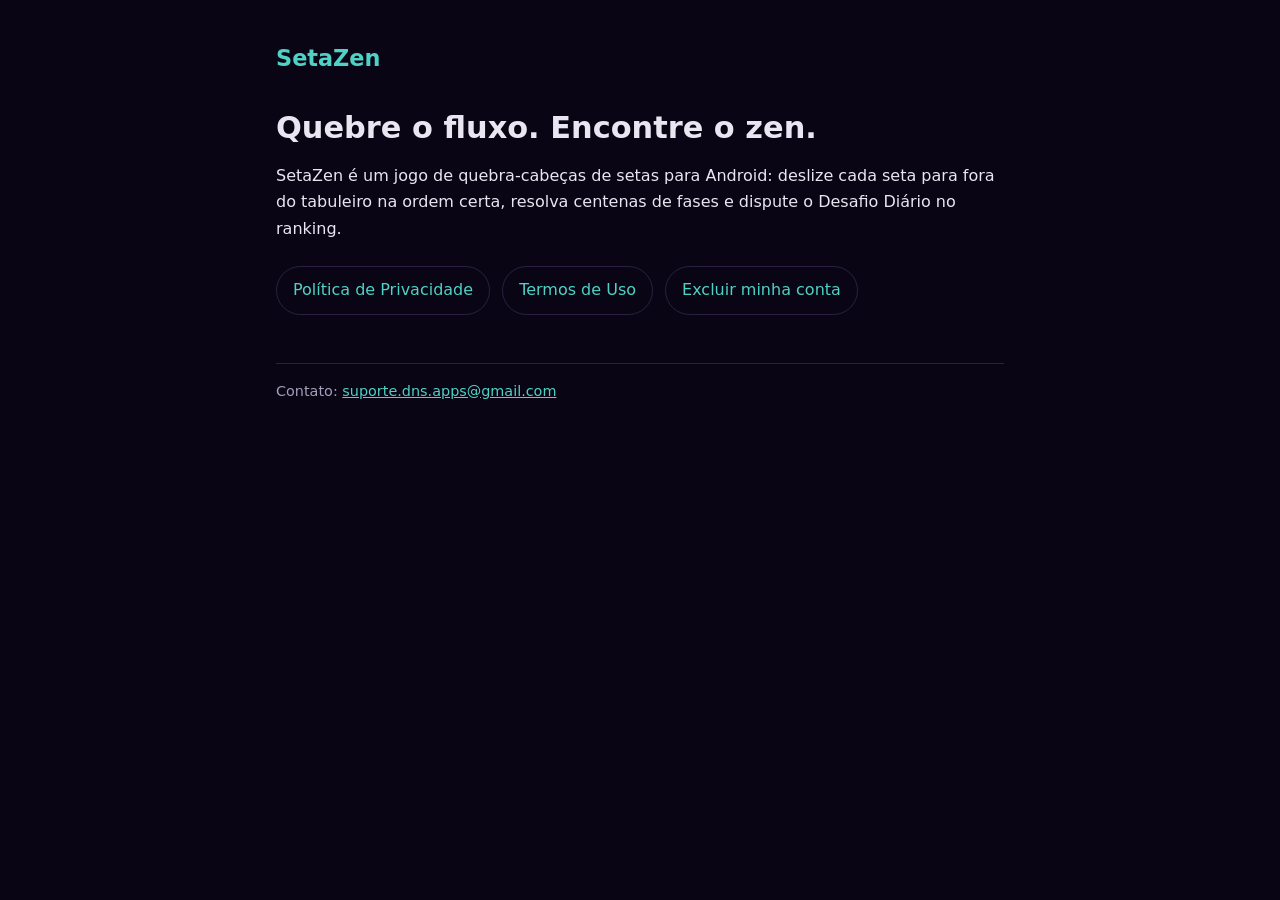
<file: index.html>
<!doctype html>
<html lang="pt-BR">
<head>
  <meta charset="utf-8">
  <meta name="viewport" content="width=device-width, initial-scale=1">
  <title>SetaZen — Quebra-cabeças de Setas</title>
  <meta name="description" content="SetaZen: quebra-cabeças de setas para relaxar e treinar a mente, com desafio diário e ranking.">
  <link rel="stylesheet" href="style.css">
</head>
<body>
<main>
  <header><a class="brand" href="./">SetaZen</a></header>

  <h1>Quebre o fluxo. Encontre o zen.</h1>
  <p>SetaZen é um jogo de quebra-cabeças de setas para Android: deslize cada seta para fora do tabuleiro na ordem certa, resolva centenas de fases e dispute o Desafio Diário no ranking.</p>

  <nav class="links">
    <a href="privacy.html">Política de Privacidade</a>
    <a href="terms.html">Termos de Uso</a>
    <a href="delete-account.html">Excluir minha conta</a>
  </nav>

  <footer>
    Contato: <a href="mailto:suporte.dns.apps@gmail.com">suporte.dns.apps@gmail.com</a>
  </footer>
</main>
</body>
</html>
</file>
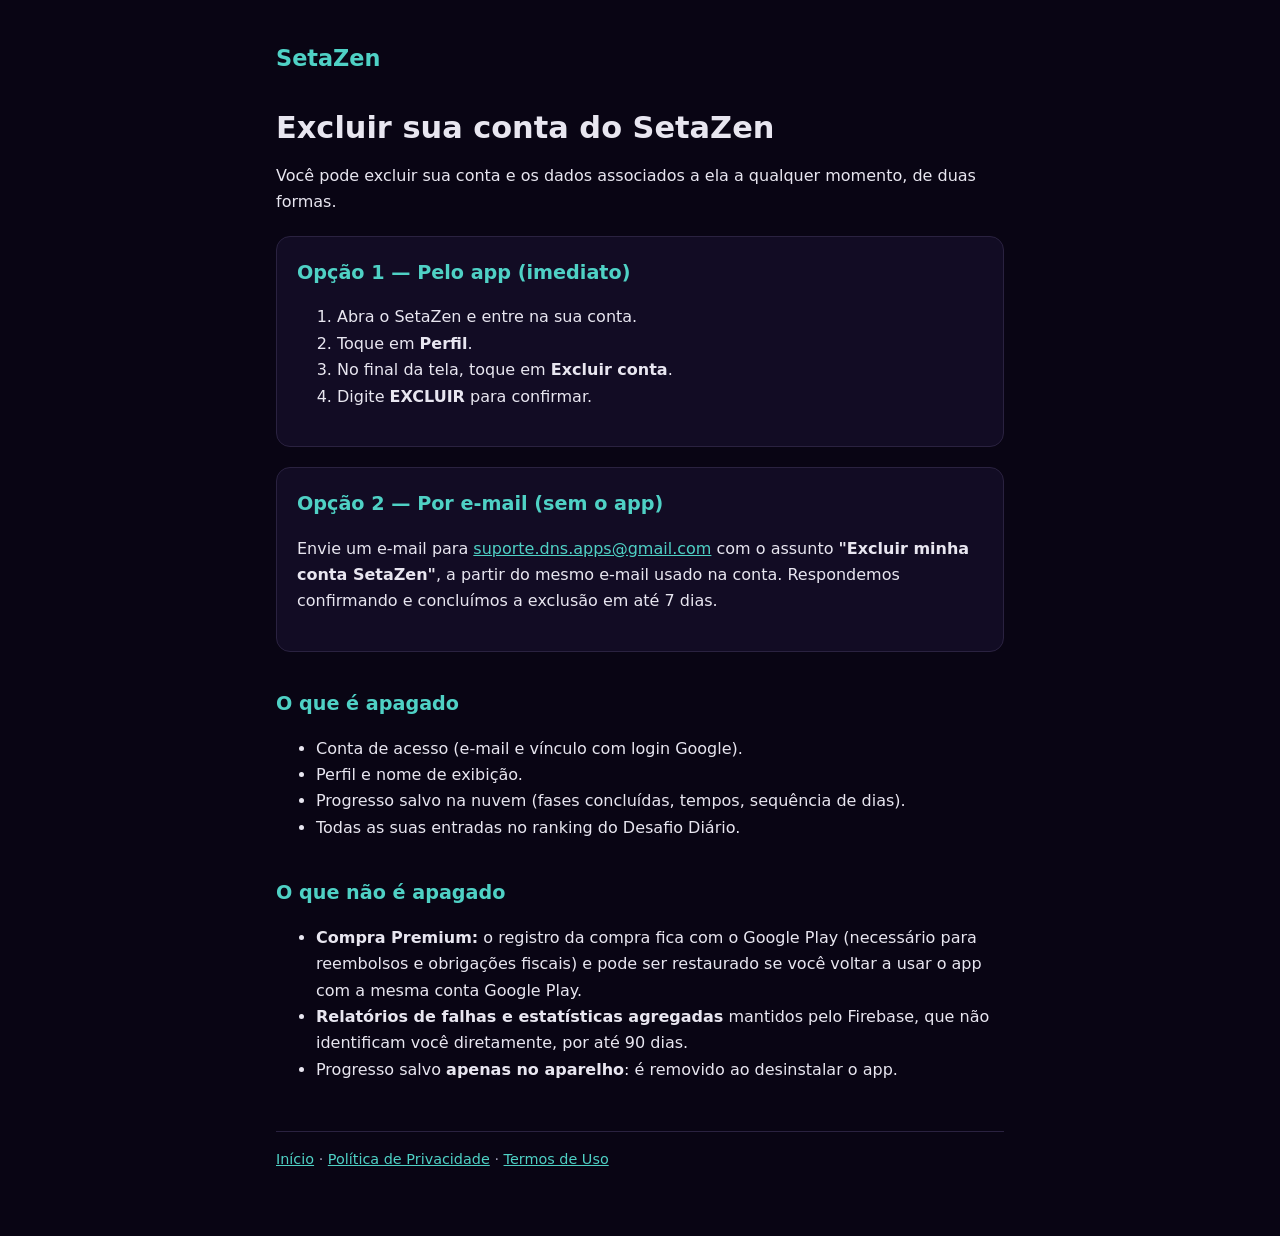
<file: delete-account.html>
<!doctype html>
<html lang="pt-BR">
<head>
  <meta charset="utf-8">
  <meta name="viewport" content="width=device-width, initial-scale=1">
  <title>Excluir conta — SetaZen</title>
  <link rel="stylesheet" href="style.css">
</head>
<body>
<main>
  <header><a class="brand" href="./">SetaZen</a></header>

  <h1>Excluir sua conta do SetaZen</h1>
  <p>Você pode excluir sua conta e os dados associados a ela a qualquer momento, de duas formas.</p>

  <div class="card">
    <h2 style="margin-top:0">Opção 1 — Pelo app (imediato)</h2>
    <ol>
      <li>Abra o SetaZen e entre na sua conta.</li>
      <li>Toque em <strong>Perfil</strong>.</li>
      <li>No final da tela, toque em <strong>Excluir conta</strong>.</li>
      <li>Digite <strong>EXCLUIR</strong> para confirmar.</li>
    </ol>
  </div>

  <div class="card">
    <h2 style="margin-top:0">Opção 2 — Por e-mail (sem o app)</h2>
    <p>Envie um e-mail para <a href="mailto:suporte.dns.apps@gmail.com?subject=Excluir%20minha%20conta%20SetaZen">suporte.dns.apps@gmail.com</a> com o assunto <strong>"Excluir minha conta SetaZen"</strong>, a partir do mesmo e-mail usado na conta. Respondemos confirmando e concluímos a exclusão em até 7 dias.</p>
  </div>

  <h2>O que é apagado</h2>
  <ul>
    <li>Conta de acesso (e-mail e vínculo com login Google).</li>
    <li>Perfil e nome de exibição.</li>
    <li>Progresso salvo na nuvem (fases concluídas, tempos, sequência de dias).</li>
    <li>Todas as suas entradas no ranking do Desafio Diário.</li>
  </ul>

  <h2>O que não é apagado</h2>
  <ul>
    <li><strong>Compra Premium:</strong> o registro da compra fica com o Google Play (necessário para reembolsos e obrigações fiscais) e pode ser restaurado se você voltar a usar o app com a mesma conta Google Play.</li>
    <li><strong>Relatórios de falhas e estatísticas agregadas</strong> mantidos pelo Firebase, que não identificam você diretamente, por até 90 dias.</li>
    <li>Progresso salvo <strong>apenas no aparelho</strong>: é removido ao desinstalar o app.</li>
  </ul>

  <footer>
    <a href="./">Início</a> · <a href="privacy.html">Política de Privacidade</a> · <a href="terms.html">Termos de Uso</a>
  </footer>
</main>
</body>
</html>
</file>
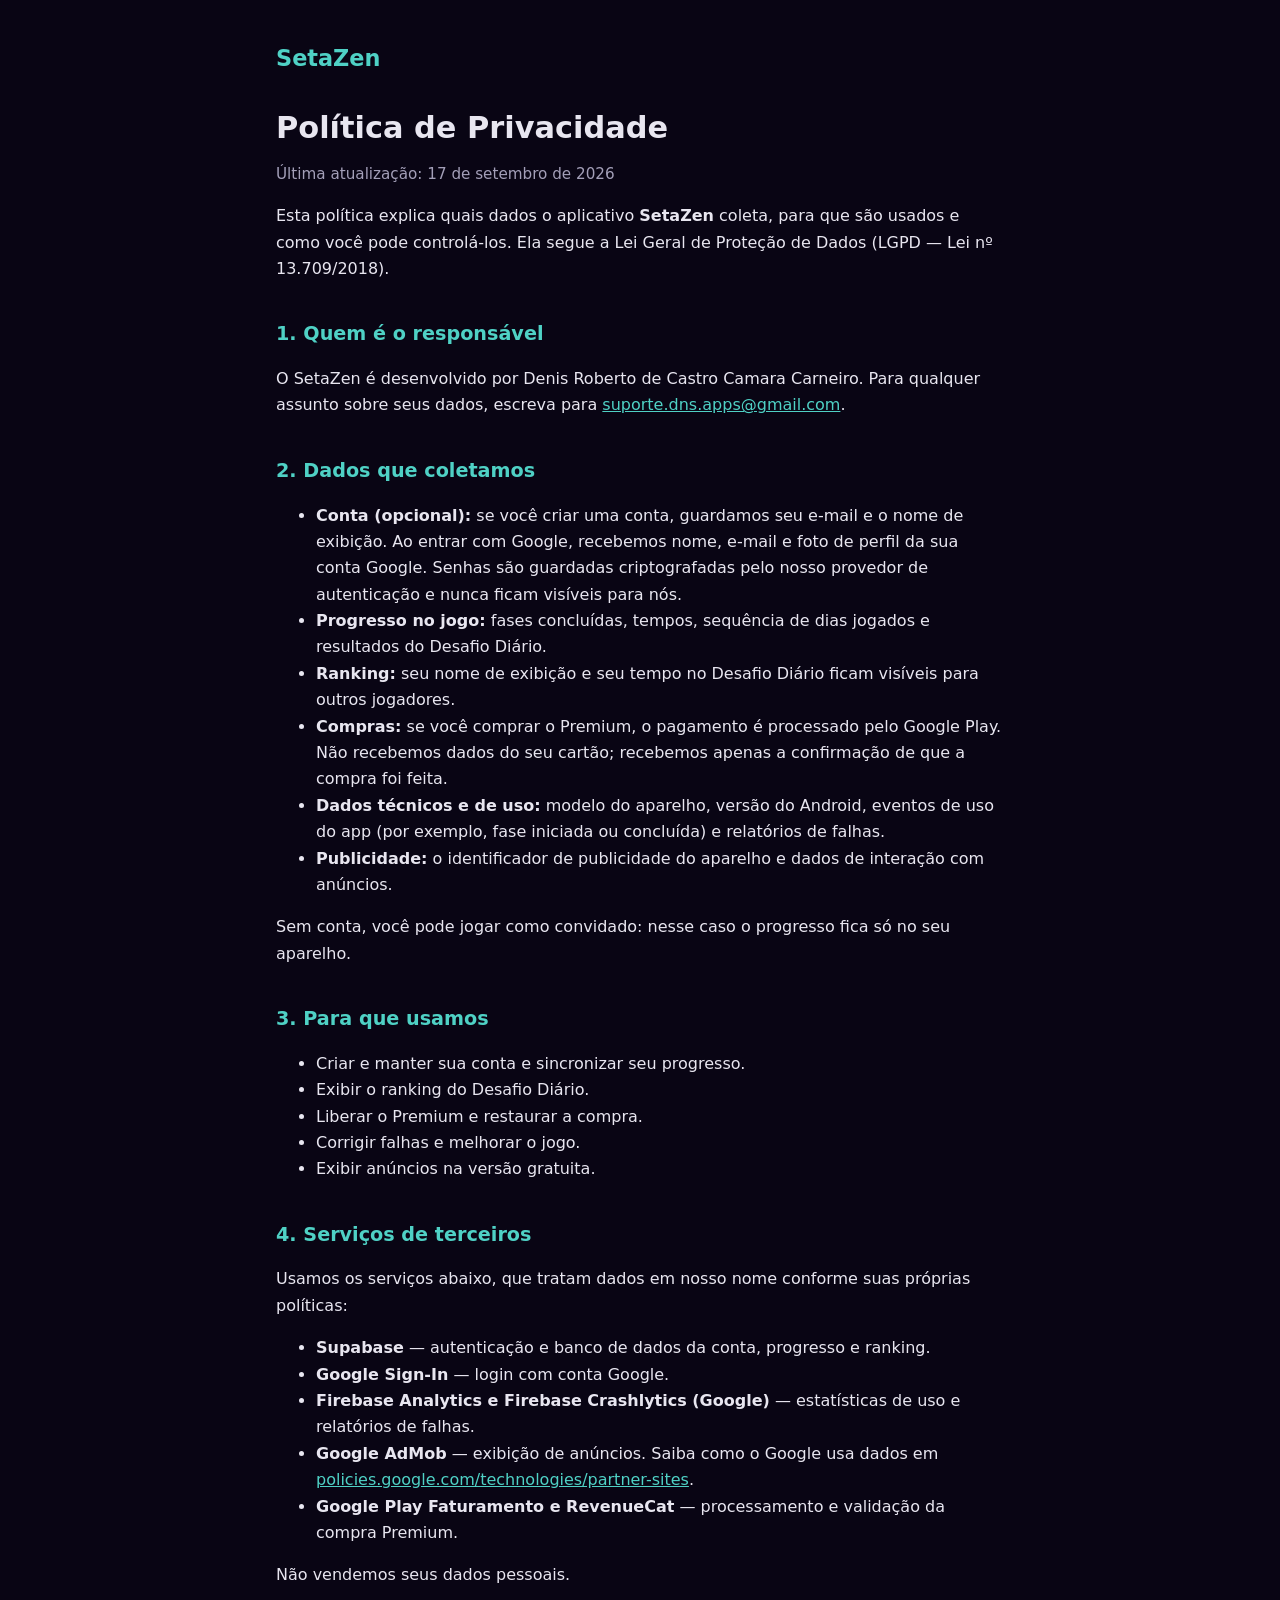
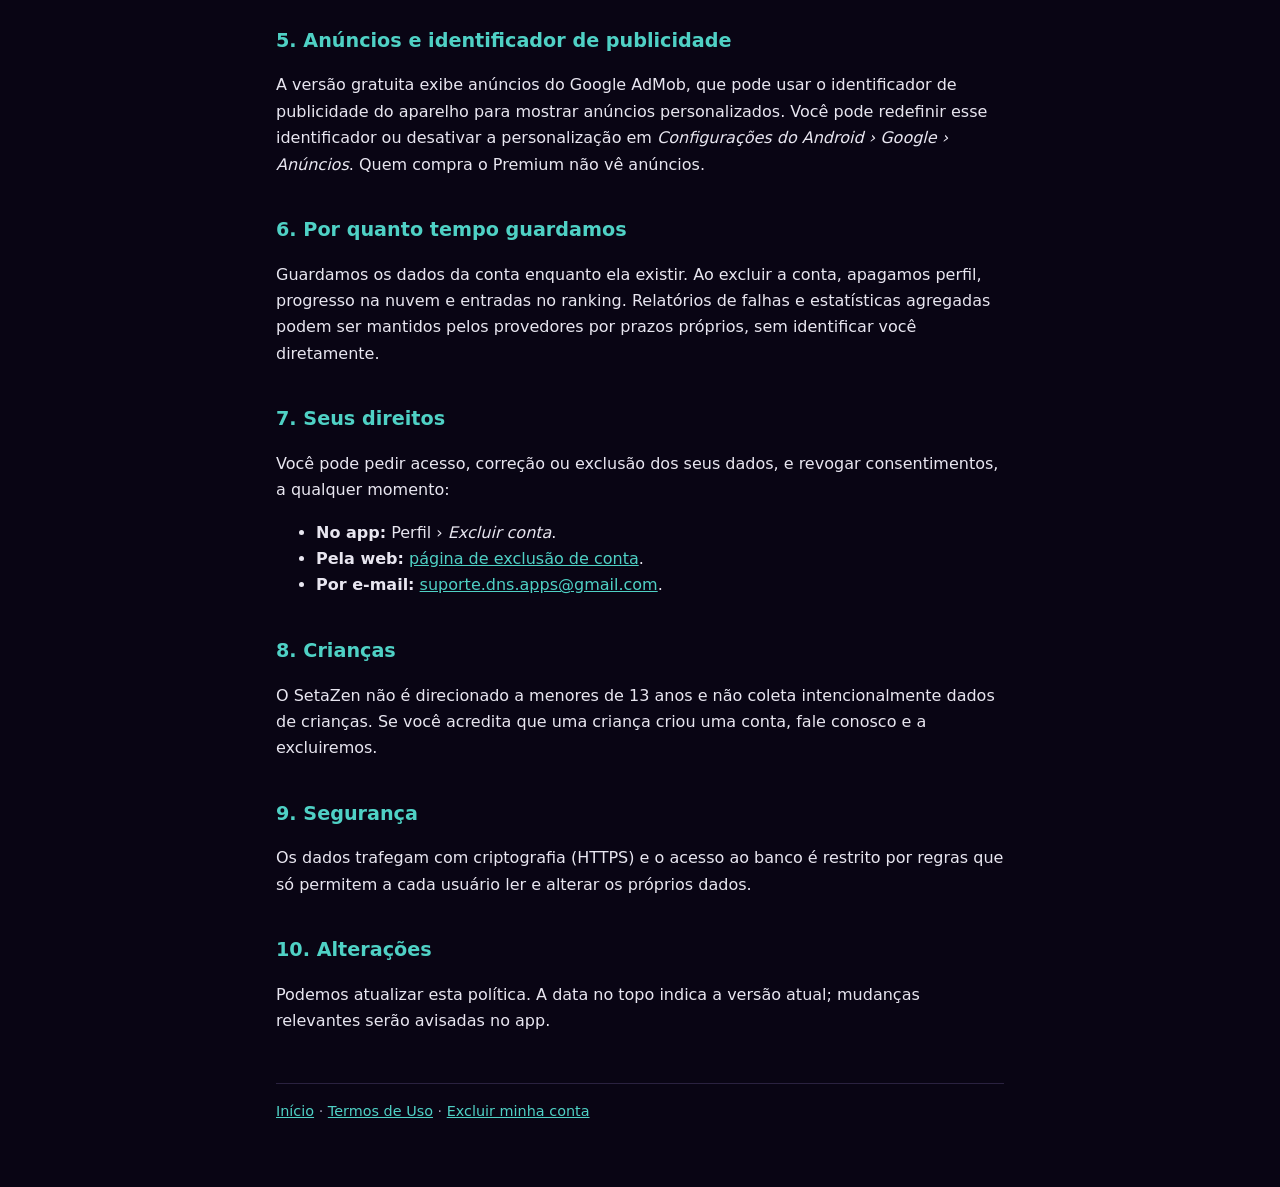
<file: privacy.html>
<!doctype html>
<html lang="pt-BR">
<head>
  <meta charset="utf-8">
  <meta name="viewport" content="width=device-width, initial-scale=1">
  <title>Política de Privacidade — SetaZen</title>
  <link rel="stylesheet" href="style.css">
</head>
<body>
<main>
  <header><a class="brand" href="./">SetaZen</a></header>

  <h1>Política de Privacidade</h1>
  <p class="muted">Última atualização: 17 de setembro de 2026</p>

  <p>Esta política explica quais dados o aplicativo <strong>SetaZen</strong> coleta, para que são usados e como você pode controlá-los. Ela segue a Lei Geral de Proteção de Dados (LGPD — Lei nº 13.709/2018).</p>

  <h2>1. Quem é o responsável</h2>
  <p>O SetaZen é desenvolvido por Denis Roberto de Castro Camara Carneiro. Para qualquer assunto sobre seus dados, escreva para <a href="mailto:suporte.dns.apps@gmail.com">suporte.dns.apps@gmail.com</a>.</p>

  <h2>2. Dados que coletamos</h2>
  <ul>
    <li><strong>Conta (opcional):</strong> se você criar uma conta, guardamos seu e-mail e o nome de exibição. Ao entrar com Google, recebemos nome, e-mail e foto de perfil da sua conta Google. Senhas são guardadas criptografadas pelo nosso provedor de autenticação e nunca ficam visíveis para nós.</li>
    <li><strong>Progresso no jogo:</strong> fases concluídas, tempos, sequência de dias jogados e resultados do Desafio Diário.</li>
    <li><strong>Ranking:</strong> seu nome de exibição e seu tempo no Desafio Diário ficam visíveis para outros jogadores.</li>
    <li><strong>Compras:</strong> se você comprar o Premium, o pagamento é processado pelo Google Play. Não recebemos dados do seu cartão; recebemos apenas a confirmação de que a compra foi feita.</li>
    <li><strong>Dados técnicos e de uso:</strong> modelo do aparelho, versão do Android, eventos de uso do app (por exemplo, fase iniciada ou concluída) e relatórios de falhas.</li>
    <li><strong>Publicidade:</strong> o identificador de publicidade do aparelho e dados de interação com anúncios.</li>
  </ul>
  <p>Sem conta, você pode jogar como convidado: nesse caso o progresso fica só no seu aparelho.</p>

  <h2>3. Para que usamos</h2>
  <ul>
    <li>Criar e manter sua conta e sincronizar seu progresso.</li>
    <li>Exibir o ranking do Desafio Diário.</li>
    <li>Liberar o Premium e restaurar a compra.</li>
    <li>Corrigir falhas e melhorar o jogo.</li>
    <li>Exibir anúncios na versão gratuita.</li>
  </ul>

  <h2>4. Serviços de terceiros</h2>
  <p>Usamos os serviços abaixo, que tratam dados em nosso nome conforme suas próprias políticas:</p>
  <ul>
    <li><strong>Supabase</strong> — autenticação e banco de dados da conta, progresso e ranking.</li>
    <li><strong>Google Sign-In</strong> — login com conta Google.</li>
    <li><strong>Firebase Analytics e Firebase Crashlytics (Google)</strong> — estatísticas de uso e relatórios de falhas.</li>
    <li><strong>Google AdMob</strong> — exibição de anúncios. Saiba como o Google usa dados em <a href="https://policies.google.com/technologies/partner-sites?hl=pt-BR" rel="noopener">policies.google.com/technologies/partner-sites</a>.</li>
    <li><strong>Google Play Faturamento e RevenueCat</strong> — processamento e validação da compra Premium.</li>
  </ul>
  <p>Não vendemos seus dados pessoais.</p>

  <h2>5. Anúncios e identificador de publicidade</h2>
  <p>A versão gratuita exibe anúncios do Google AdMob, que pode usar o identificador de publicidade do aparelho para mostrar anúncios personalizados. Você pode redefinir esse identificador ou desativar a personalização em <em>Configurações do Android › Google › Anúncios</em>. Quem compra o Premium não vê anúncios.</p>

  <h2>6. Por quanto tempo guardamos</h2>
  <p>Guardamos os dados da conta enquanto ela existir. Ao excluir a conta, apagamos perfil, progresso na nuvem e entradas no ranking. Relatórios de falhas e estatísticas agregadas podem ser mantidos pelos provedores por prazos próprios, sem identificar você diretamente.</p>

  <h2>7. Seus direitos</h2>
  <p>Você pode pedir acesso, correção ou exclusão dos seus dados, e revogar consentimentos, a qualquer momento:</p>
  <ul>
    <li><strong>No app:</strong> Perfil › <em>Excluir conta</em>.</li>
    <li><strong>Pela web:</strong> <a href="delete-account.html">página de exclusão de conta</a>.</li>
    <li><strong>Por e-mail:</strong> <a href="mailto:suporte.dns.apps@gmail.com">suporte.dns.apps@gmail.com</a>.</li>
  </ul>

  <h2>8. Crianças</h2>
  <p>O SetaZen não é direcionado a menores de 13 anos e não coleta intencionalmente dados de crianças. Se você acredita que uma criança criou uma conta, fale conosco e a excluiremos.</p>

  <h2>9. Segurança</h2>
  <p>Os dados trafegam com criptografia (HTTPS) e o acesso ao banco é restrito por regras que só permitem a cada usuário ler e alterar os próprios dados.</p>

  <h2>10. Alterações</h2>
  <p>Podemos atualizar esta política. A data no topo indica a versão atual; mudanças relevantes serão avisadas no app.</p>

  <footer>
    <a href="./">Início</a> · <a href="terms.html">Termos de Uso</a> · <a href="delete-account.html">Excluir minha conta</a>
  </footer>
</main>
</body>
</html>
</file>
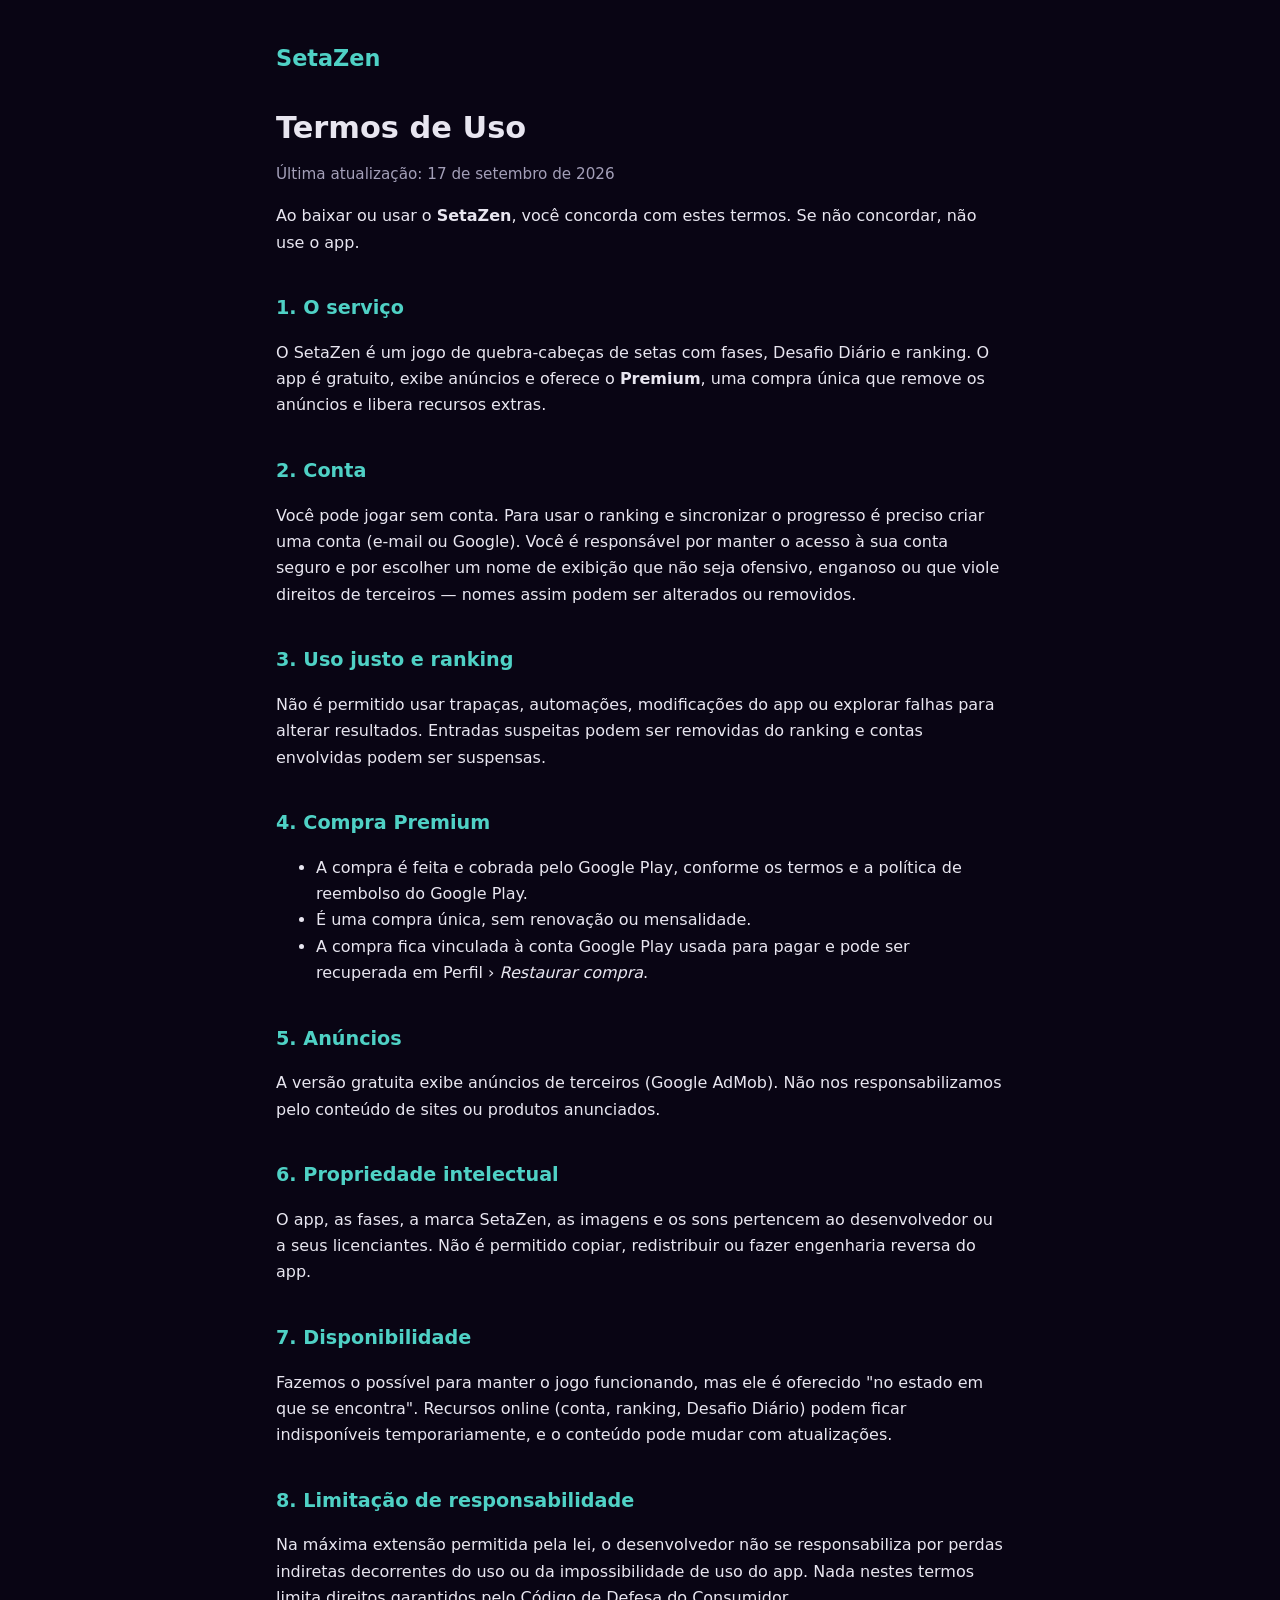
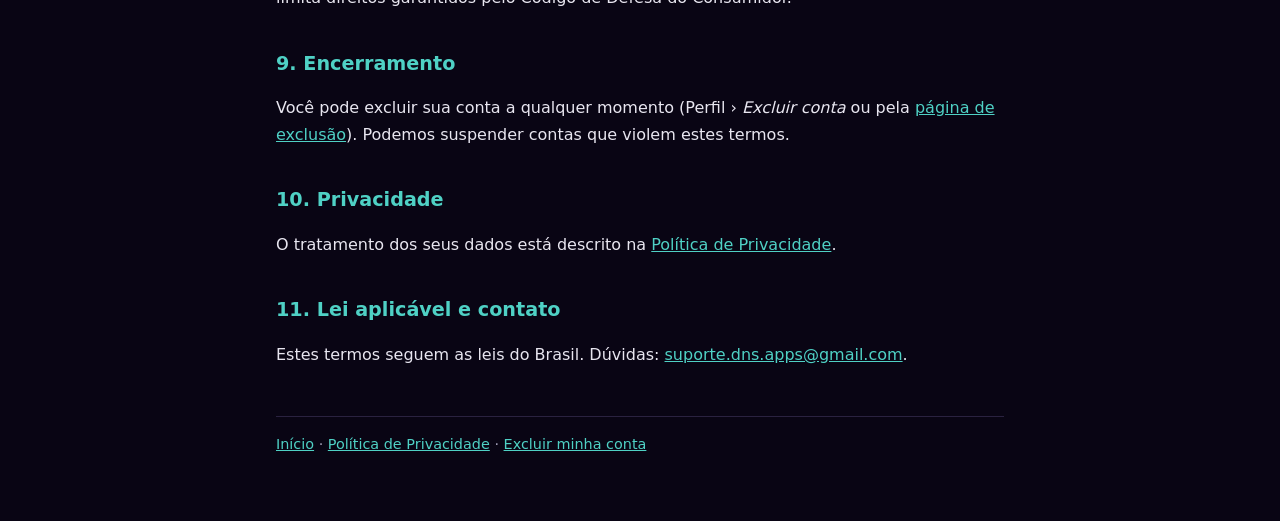
<file: terms.html>
<!doctype html>
<html lang="pt-BR">
<head>
  <meta charset="utf-8">
  <meta name="viewport" content="width=device-width, initial-scale=1">
  <title>Termos de Uso — SetaZen</title>
  <link rel="stylesheet" href="style.css">
</head>
<body>
<main>
  <header><a class="brand" href="./">SetaZen</a></header>

  <h1>Termos de Uso</h1>
  <p class="muted">Última atualização: 17 de setembro de 2026</p>

  <p>Ao baixar ou usar o <strong>SetaZen</strong>, você concorda com estes termos. Se não concordar, não use o app.</p>

  <h2>1. O serviço</h2>
  <p>O SetaZen é um jogo de quebra-cabeças de setas com fases, Desafio Diário e ranking. O app é gratuito, exibe anúncios e oferece o <strong>Premium</strong>, uma compra única que remove os anúncios e libera recursos extras.</p>

  <h2>2. Conta</h2>
  <p>Você pode jogar sem conta. Para usar o ranking e sincronizar o progresso é preciso criar uma conta (e-mail ou Google). Você é responsável por manter o acesso à sua conta seguro e por escolher um nome de exibição que não seja ofensivo, enganoso ou que viole direitos de terceiros — nomes assim podem ser alterados ou removidos.</p>

  <h2>3. Uso justo e ranking</h2>
  <p>Não é permitido usar trapaças, automações, modificações do app ou explorar falhas para alterar resultados. Entradas suspeitas podem ser removidas do ranking e contas envolvidas podem ser suspensas.</p>

  <h2>4. Compra Premium</h2>
  <ul>
    <li>A compra é feita e cobrada pelo Google Play, conforme os termos e a política de reembolso do Google Play.</li>
    <li>É uma compra única, sem renovação ou mensalidade.</li>
    <li>A compra fica vinculada à conta Google Play usada para pagar e pode ser recuperada em Perfil › <em>Restaurar compra</em>.</li>
  </ul>

  <h2>5. Anúncios</h2>
  <p>A versão gratuita exibe anúncios de terceiros (Google AdMob). Não nos responsabilizamos pelo conteúdo de sites ou produtos anunciados.</p>

  <h2>6. Propriedade intelectual</h2>
  <p>O app, as fases, a marca SetaZen, as imagens e os sons pertencem ao desenvolvedor ou a seus licenciantes. Não é permitido copiar, redistribuir ou fazer engenharia reversa do app.</p>

  <h2>7. Disponibilidade</h2>
  <p>Fazemos o possível para manter o jogo funcionando, mas ele é oferecido "no estado em que se encontra". Recursos online (conta, ranking, Desafio Diário) podem ficar indisponíveis temporariamente, e o conteúdo pode mudar com atualizações.</p>

  <h2>8. Limitação de responsabilidade</h2>
  <p>Na máxima extensão permitida pela lei, o desenvolvedor não se responsabiliza por perdas indiretas decorrentes do uso ou da impossibilidade de uso do app. Nada nestes termos limita direitos garantidos pelo Código de Defesa do Consumidor.</p>

  <h2>9. Encerramento</h2>
  <p>Você pode excluir sua conta a qualquer momento (Perfil › <em>Excluir conta</em> ou pela <a href="delete-account.html">página de exclusão</a>). Podemos suspender contas que violem estes termos.</p>

  <h2>10. Privacidade</h2>
  <p>O tratamento dos seus dados está descrito na <a href="privacy.html">Política de Privacidade</a>.</p>

  <h2>11. Lei aplicável e contato</h2>
  <p>Estes termos seguem as leis do Brasil. Dúvidas: <a href="mailto:suporte.dns.apps@gmail.com">suporte.dns.apps@gmail.com</a>.</p>

  <footer>
    <a href="./">Início</a> · <a href="privacy.html">Política de Privacidade</a> · <a href="delete-account.html">Excluir minha conta</a>
  </footer>
</main>
</body>
</html>
</file>
<file: style.css>
:root {
  --bg: #090514;
  --surface: #120c24;
  --text: #e8e6f0;
  --muted: #a39fb8;
  --accent: #4fd1c5;
  --border: #2a2240;
}

* { box-sizing: border-box; }

body {
  margin: 0;
  background: var(--bg);
  color: var(--text);
  font-family: system-ui, -apple-system, "Segoe UI", Roboto, sans-serif;
  line-height: 1.65;
}

main {
  max-width: 760px;
  margin: 0 auto;
  padding: 40px 16px 64px;
}

header { margin-bottom: 32px; }
header a.brand {
  color: var(--accent);
  font-weight: 700;
  font-size: 1.4rem;
  text-decoration: none;
}

h1 { font-size: 1.9rem; line-height: 1.25; margin: 8px 0 4px; }
h2 { font-size: 1.2rem; margin-top: 36px; color: var(--accent); }
p, li { color: var(--text); }
.muted { color: var(--muted); font-size: 0.95rem; }
a { color: var(--accent); }

.card {
  background: var(--surface);
  border: 1px solid var(--border);
  border-radius: 14px;
  padding: 20px;
  margin: 20px 0;
}

nav.links { display: flex; flex-wrap: wrap; gap: 12px; margin-top: 24px; }
nav.links a {
  display: inline-block;
  padding: 10px 16px;
  border: 1px solid var(--border);
  border-radius: 999px;
  text-decoration: none;
}

footer {
  margin-top: 48px;
  padding-top: 16px;
  border-top: 1px solid var(--border);
  color: var(--muted);
  font-size: 0.9rem;
}
</file>
